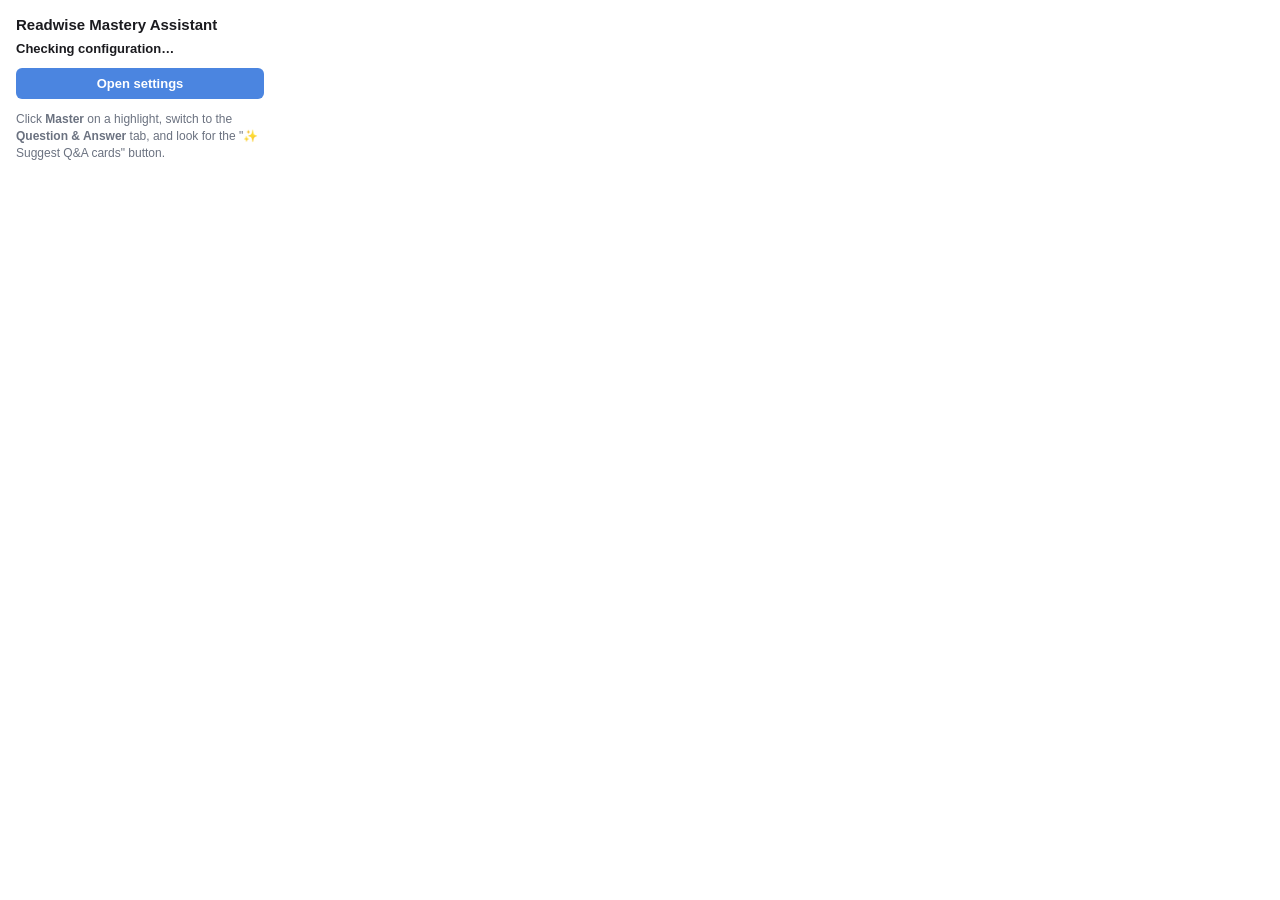
<file: src/popup/popup.html>
<!DOCTYPE html>
<html lang="en">
  <head>
    <meta charset="utf-8" />
    <title>Readwise Mastery Assistant</title>
    <link rel="stylesheet" href="popup.css" />
  </head>
  <body>
    <main>
      <h1>Readwise Mastery Assistant</h1>
      <p id="status">Checking configuration…</p>
      <button id="open-settings">Open settings</button>
      <p class="hint">
        Click <strong>Master</strong> on a highlight, switch to the
        <strong>Question &amp; Answer</strong> tab, and look for the
        "✨ Suggest Q&amp;A cards" button.
      </p>
    </main>
    <script src="popup.js"></script>
  </body>
</html>
</file>
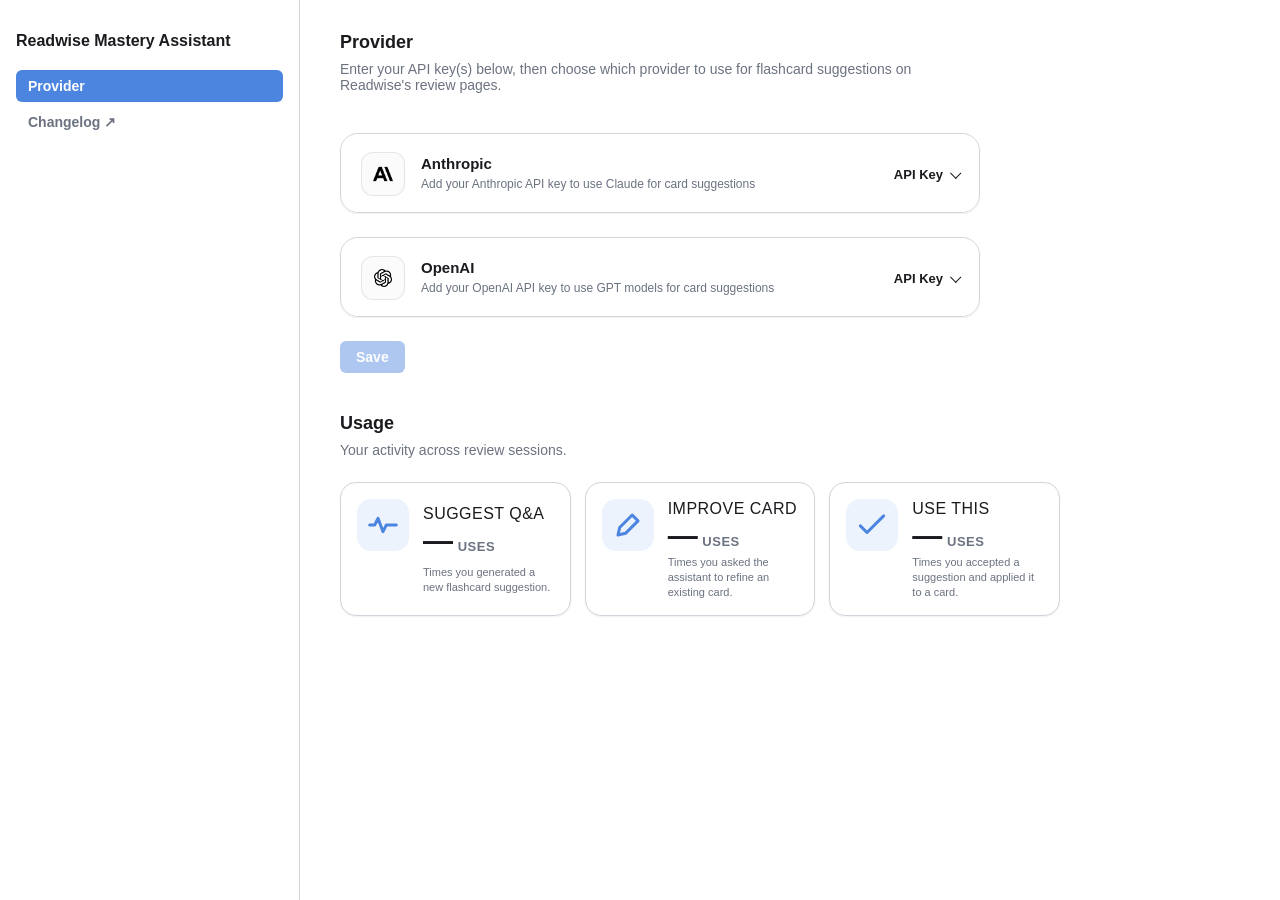
<file: src/settings/settings.html>
<!DOCTYPE html>
<html lang="en">
  <head>
    <meta charset="utf-8" />
    <title>Readwise Mastery Assistant — Settings</title>
    <link rel="stylesheet" href="settings.css" />
  </head>
  <body>
    <div class="settings-layout">
      <nav class="settings-nav">
        <h1>Readwise Mastery Assistant</h1>
        <ul class="nav-list">
          <li><span class="nav-item is-active">Provider</span></li>
          <li>
            <a
              class="nav-item"
              href="https://github.com/Scarvy/readwise-mastery-assistant/releases/latest"
              target="_blank"
              rel="noopener"
              >Changelog ↗</a
            >
          </li>
        </ul>
      </nav>

      <main class="settings-content">
        <section class="settings-panel">
          <h2>Provider</h2>
          <p class="subtitle">
            Enter your API key(s) below, then choose which provider to use
            for flashcard suggestions on Readwise's review pages.
          </p>

          <form id="settings-form">
            <fieldset class="provider-option" data-provider-panel="anthropic">
              <div class="provider-card" tabindex="0" role="button" aria-pressed="false">
                <div class="provider-brand">
                  <div class="provider-logo-frame" aria-hidden="true">
                    <img
                      src="../../public/anthropic-mono-128px.png"
                      alt=""
                      class="provider-logo"
                    />
                  </div>
                  <div class="provider-copy-group">
                    <label for="anthropic-api-key" class="provider-title">Anthropic</label>
                    <p class="provider-description">
                      Add your Anthropic API key to use Claude for card suggestions
                    </p>
                  </div>
                </div>
                <div class="provider-control">
                  <button
                    type="button"
                    class="provider-toggle"
                    aria-expanded="false"
                    aria-controls="anthropic-fields"
                  >
                    <span>API Key</span>
                    <span class="provider-toggle-icon" aria-hidden="true"></span>
                  </button>
                </div>
              </div>
              <div class="provider-fields" id="anthropic-fields" hidden>
                <input
                  type="password"
                  id="anthropic-api-key"
                  name="anthropic-api-key"
                  placeholder="sk-ant-..."
                  autocomplete="off"
                />
                <p class="hint">
                  Stored locally in your browser
                  (<code>chrome.storage.local</code>) and sent only to
                  <code>api.anthropic.com</code>. Get a key at
                  <a
                    href="https://console.anthropic.com/settings/keys"
                    target="_blank"
                    rel="noopener"
                    >console.anthropic.com</a
                  >.
                </p>
                <label for="anthropic-model">Model</label>
                <select id="anthropic-model" name="anthropic-model">
                  <option value="claude-haiku-4-5-20251001">
                    Claude Haiku 4.5 (fast &amp; cheap — recommended)
                  </option>
                  <option value="claude-sonnet-4-6">
                    Claude Sonnet 4.6 (higher quality)
                  </option>
                </select>
              </div>
            </fieldset>

            <fieldset class="provider-option" data-provider-panel="openai">
              <div class="provider-card" tabindex="0" role="button" aria-pressed="false">
                <div class="provider-brand">
                  <div class="provider-logo-frame" aria-hidden="true">
                    <img
                      src="../../public/openai-light-128px.png"
                      alt=""
                      class="provider-logo provider-logo-openai"
                    />
                  </div>
                  <div class="provider-copy-group">
                    <label for="openai-api-key" class="provider-title">OpenAI</label>
                    <p class="provider-description">
                      Add your OpenAI API key to use GPT models for card suggestions
                    </p>
                  </div>
                </div>
                <div class="provider-control">
                  <button
                    type="button"
                    class="provider-toggle"
                    aria-expanded="false"
                    aria-controls="openai-fields"
                  >
                    <span>API Key</span>
                    <span class="provider-toggle-icon" aria-hidden="true"></span>
                  </button>
                </div>
              </div>
              <div class="provider-fields" id="openai-fields" hidden>
                <input
                  type="password"
                  id="openai-api-key"
                  name="openai-api-key"
                  placeholder="sk-..."
                  autocomplete="off"
                />
                <p class="hint">
                  Stored locally in your browser
                  (<code>chrome.storage.local</code>) and sent only to
                  <code>api.openai.com</code>. Get a key at
                  <a
                    href="https://platform.openai.com/api-keys"
                    target="_blank"
                    rel="noopener"
                    >platform.openai.com</a
                  >.
                </p>
                <label for="openai-model">Model</label>
                <select id="openai-model" name="openai-model">
                  <option value="gpt-4o-mini">
                    GPT-4o mini (fast &amp; cheap — recommended)
                  </option>
                  <option value="gpt-4o">GPT-4o (higher quality)</option>
                </select>
              </div>
            </fieldset>

            <div class="actions">
              <button type="submit" id="save-button" disabled>Save</button>
              <span id="status" role="status"></span>
            </div>
          </form>
        </section>

        <section class="settings-panel">
          <h2>Usage</h2>
          <p class="subtitle">Your activity across review sessions.</p>
          <div class="stats-list">
            <article class="stat-row">
              <div class="stat-card-head">
                <span class="stat-icon" aria-hidden="true">
                  <svg viewBox="0 0 24 24" class="stat-icon-svg">
                    <path
                      d="M4 12h3l2-4 3 8 2-4h6"
                      fill="none"
                      stroke="currentColor"
                      stroke-linecap="round"
                      stroke-linejoin="round"
                      stroke-width="1.8"
                    />
                  </svg>
                </span>
                <span class="stat-title">Suggest Q&amp;A</span>
              </div>
              <p class="stat-value"><span id="stat-suggest">—</span> uses</p>
              <p class="stat-comment">Times you generated a new flashcard suggestion.</p>
            </article>
            <article class="stat-row">
              <div class="stat-card-head">
                <span class="stat-icon" aria-hidden="true">
                  <svg viewBox="0 0 24 24" class="stat-icon-svg">
                    <path
                      d="M6 18l4.5-1 7.5-7.5-3.5-3.5L7 13.5 6 18z"
                      fill="none"
                      stroke="currentColor"
                      stroke-linecap="round"
                      stroke-linejoin="round"
                      stroke-width="1.8"
                    />
                  </svg>
                </span>
                <span class="stat-title">Improve card</span>
              </div>
              <p class="stat-value"><span id="stat-improve">—</span> uses</p>
              <p class="stat-comment">Times you asked the assistant to refine an existing card.</p>
            </article>
            <article class="stat-row">
              <div class="stat-card-head">
                <span class="stat-icon" aria-hidden="true">
                  <svg viewBox="0 0 24 24" class="stat-icon-svg">
                    <path
                      d="M5 12.5l4 4 10-10"
                      fill="none"
                      stroke="currentColor"
                      stroke-linecap="round"
                      stroke-linejoin="round"
                      stroke-width="1.8"
                    />
                  </svg>
                </span>
                <span class="stat-title">Use this</span>
              </div>
              <p class="stat-value"><span id="stat-use-this">—</span> uses</p>
              <p class="stat-comment">Times you accepted a suggestion and applied it to a card.</p>
            </article>
          </div>
        </section>
      </main>
    </div>
    <script src="settings.js"></script>
  </body>
</html>
</file>
<file: src/popup/popup.css>
:root {
  color-scheme: light dark;
  --fg: #1b1b1f;
  --bg: #ffffff;
  --muted: #6b7280;
  --accent: #4B85E0;
}

@media (prefers-color-scheme: dark) {
  :root {
    --fg: #f3f4f6;
    --bg: #1f2023;
    --muted: #9ca3af;
  }
}

* {
  box-sizing: border-box;
}

body {
  margin: 0;
  width: 280px;
  font-family:
    -apple-system, BlinkMacSystemFont, "Segoe UI", Roboto, Helvetica, Arial,
    sans-serif;
  color: var(--fg);
  background: var(--bg);
}

main {
  padding: 16px;
}

h1 {
  font-size: 15px;
  margin: 0 0 8px;
}

#status {
  font-size: 13px;
  font-weight: 600;
  margin: 0 0 12px;
}

#status.ok {
  color: #16a34a;
}

#status.warn {
  color: #d97706;
}

button {
  width: 100%;
  font-size: 13px;
  font-weight: 600;
  padding: 8px 12px;
  border: none;
  border-radius: 6px;
  background: var(--accent);
  color: #fff;
  cursor: pointer;
}

button:hover {
  opacity: 0.9;
}

.hint {
  font-size: 12px;
  color: var(--muted);
  margin: 12px 0 0;
  line-height: 1.4;
}

.hint a {
  color: var(--accent);
}
</file>
<file: src/settings/settings.css>
:root {
  color-scheme: light dark;
  --fg: #1b1b1f;
  --bg: #ffffff;
  --surface: #ffffff;
  --surface-subtle: #fbfbfc;
  --active-surface: #e0f2e4;
  --active-border: #72b583;
  --muted: #6b7280;
  --border: #d1d5db;
  --accent: #4B85E0;
  --shadow-soft: 0 1px 2px rgba(15, 23, 42, 0.06);
}

@media (prefers-color-scheme: dark) {
  :root {
    --fg: #f3f4f6;
    --bg: #1f2023;
    --surface: #24262a;
    --surface-subtle: #2a2c31;
    --active-surface: #1f3125;
    --active-border: #3f7a4c;
    --muted: #9ca3af;
    --border: #3f3f46;
    --shadow-soft: none;
  }
}

* {
  box-sizing: border-box;
}

html,
body {
  margin: 0;
  min-height: 100%;
}

body {
  font-family:
    -apple-system, BlinkMacSystemFont, "Segoe UI", Roboto, Helvetica, Arial,
    sans-serif;
  color: var(--fg);
  background: var(--bg);
}

.settings-layout {
  display: flex;
  min-height: 100vh;
}

.settings-nav {
  flex: 0 0 33.333%;
  max-width: 300px;
  box-sizing: border-box;
  padding: 32px 16px;
  border-right: 1px solid var(--border);
}

.settings-nav h1 {
  font-size: 16px;
  margin: 0 0 20px;
}

.nav-list {
  list-style: none;
  margin: 0;
  padding: 0;
  display: flex;
  flex-direction: column;
  gap: 4px;
}

.nav-item {
  display: block;
  padding: 8px 12px;
  border-radius: 6px;
  font-size: 14px;
  font-weight: 600;
  color: var(--fg);
  text-decoration: none;
}

.nav-item.is-active {
  background: var(--accent);
  color: #fff;
}

a.nav-item {
  color: var(--muted);
}

a.nav-item:hover {
  background: rgba(127, 127, 127, 0.1);
  color: var(--fg);
}

.settings-content {
  flex: 1;
  box-sizing: border-box;
  padding: 32px 40px;
}

h2 {
  font-size: 18px;
  margin: 0 0 8px;
}

.subtitle {
  max-width: 640px;
  color: var(--muted);
  font-size: 14px;
  margin: 0 0 24px;
}

form {
  display: flex;
  flex-direction: column;
  gap: 8px;
  max-width: 640px;
}

label {
  font-size: 13px;
  font-weight: 600;
  margin-top: 12px;
}

fieldset {
  display: flex;
  flex-direction: column;
  gap: 8px;
  margin: 16px 0 0;
  padding: 0;
  border-width: 1px;
  border-style: solid;
  border-color: var(--border);
  border-radius: 18px;
  background: var(--surface);
  box-shadow: var(--shadow-soft);
  overflow: hidden;
}

.provider-option {
  gap: 0;
}

.provider-card {
  display: flex;
  align-items: center;
  justify-content: space-between;
  gap: 20px;
  padding: 18px 20px 16px;
  background: var(--surface);
  cursor: pointer;
  transition:
    background-color 160ms ease,
    box-shadow 160ms ease,
    border-color 160ms ease;
}

.provider-card:focus-visible {
  outline: 2px solid var(--accent);
  outline-offset: -2px;
}

.provider-option.is-active {
  border-color: var(--active-border);
}

.provider-option.is-active .provider-card {
  background: var(--active-surface);
}

.provider-option.is-active .provider-logo-frame {
  border-color: rgba(63, 122, 76, 0.28);
}

.provider-brand {
  display: flex;
  align-items: center;
  gap: 16px;
  min-width: 0;
  flex: 1;
}

.provider-logo-frame {
  flex: 0 0 auto;
  display: grid;
  place-items: center;
  width: 44px;
  height: 44px;
  border: 1px solid rgba(127, 127, 127, 0.18);
  border-radius: 12px;
  background: var(--surface-subtle);
  box-shadow: inset 0 1px 0 rgba(255, 255, 255, 0.45);
}

.provider-copy-group {
  min-width: 0;
}

.provider-title {
  display: block;
  margin: 0 0 4px;
  font-size: 15px;
  font-weight: 650;
}

.provider-description {
  margin: 0;
  color: var(--muted);
  font-size: 12px;
  line-height: 1.45;
}

.provider-control {
  flex: 0 0 auto;
}

.provider-toggle {
  display: inline-flex;
  align-items: center;
  gap: 8px;
  padding: 8px 0;
  border: none;
  background: transparent;
  color: var(--fg);
  font-size: 13px;
  font-weight: 600;
  cursor: pointer;
}

.provider-toggle-icon {
  display: inline-block;
  width: 8px;
  height: 8px;
  border-right: 1.5px solid currentColor;
  border-bottom: 1.5px solid currentColor;
  transform: rotate(45deg) translateY(-1px);
  transition: transform 160ms ease;
}

.provider-toggle[aria-expanded="true"] .provider-toggle-icon {
  transform: rotate(225deg) translateY(-1px);
}

.provider-toggle:hover {
  opacity: 0.72;
}

.provider-fields {
  display: flex;
  flex-direction: column;
  gap: 10px;
  padding: 14px 20px 18px;
  border-top: 1px solid rgba(127, 127, 127, 0.12);
}

.provider-fields[hidden] {
  display: none;
}

.provider-logo {
  display: block;
  width: auto;
  height: 20px;
  max-width: 24px;
  object-fit: contain;
}

.provider-logo-openai {
  height: 18px;
  max-width: 18px;
}

.sr-only {
  position: absolute;
  width: 1px;
  height: 1px;
  padding: 0;
  margin: -1px;
  overflow: hidden;
  clip: rect(0, 0, 0, 0);
  white-space: nowrap;
  border: 0;
}

input,
select {
  font-size: 14px;
  padding: 8px 10px;
  border: 1px solid var(--border);
  border-radius: 6px;
  background: var(--bg);
  color: var(--fg);
}

.hint {
  font-size: 12px;
  color: var(--muted);
  margin: 4px 0 0;
}

.hint code {
  background: rgba(127, 127, 127, 0.15);
  padding: 1px 4px;
  border-radius: 4px;
}

.actions {
  margin-top: 16px;
  display: flex;
  align-items: center;
  gap: 12px;
}

button {
  font-size: 14px;
  font-weight: 600;
}

#save-button {
  padding: 8px 16px;
  border: none;
  border-radius: 6px;
  background: var(--accent);
  color: #fff;
  cursor: pointer;
}

#save-button:hover {
  opacity: 0.9;
}

#save-button:disabled {
  opacity: 0.45;
  cursor: not-allowed;
}

#save-button:disabled:hover {
  opacity: 0.45;
}

#status {
  font-size: 13px;
  color: #16a34a;
}

.settings-panel + .settings-panel {
  margin-top: 40px;
}

.stats-list {
  display: grid;
  grid-template-columns: repeat(auto-fit, minmax(140px, 1fr));
  gap: 14px;
  max-width: 720px;
  margin: 0;
  padding: 0;
}

.stat-row {
  display: grid;
  grid-template-columns: 56px minmax(0, 1fr);
  grid-template-areas:
    "icon title"
    "icon value"
    "icon comment";
  column-gap: 10px;
  row-gap: 4px;
  padding: 16px 16px 14px;
  border: 1px solid var(--border);
  border-radius: 16px;
  background: var(--surface);
  box-shadow: var(--shadow-soft);
  min-width: 0;
  align-items: start;
}

.stat-card-head {
  display: contents;
  align-items: flex-start;
  gap: 12px;
  margin: 0;
  min-width: 0;
}

.stat-icon {
  grid-area: icon;
  flex: 0 0 auto;
  display: grid;
  place-items: center;
  width: 52px;
  height: 52px;
  color: var(--accent);
  border-radius: 14px;
  background: rgba(75, 133, 224, 0.1);
}

.stat-icon-svg {
  width: 40px;
  height: 40px;
}

.stat-row dt {
  font-size: 12px;
  font-weight: 600;
  color: var(--muted);
}

.stat-title {
  grid-area: title;
  display: block;
  align-self: end;
  color: var(--fg);
  letter-spacing: 0.03em;
  text-transform: uppercase;
  line-height: 1.2;
  white-space: normal;
  overflow-wrap: anywhere;
}

.stat-value {
  grid-area: value;
  margin: 0;
  line-height: 0.95;
  font-size: 13px;
  font-weight: 600;
  color: var(--muted);
  text-transform: uppercase;
  letter-spacing: 0.04em;
}

.stat-value span {
  font-size: 30px;
  font-weight: 700;
  color: var(--fg);
}

.stat-comment {
  grid-area: comment;
  margin: 0;
  font-size: 11px;
  font-weight: 500;
  line-height: 1.4;
  color: var(--muted);
  white-space: normal;
  overflow-wrap: anywhere;
}

@media (max-width: 560px) {
  .stats-list {
    grid-template-columns: repeat(auto-fit, minmax(180px, 1fr));
  }

  .stat-row {
    grid-template-columns: 48px minmax(0, 1fr);
  }

  .stat-icon {
    width: 44px;
    height: 44px;
  }

  .stat-icon-svg {
    width: 34px;
    height: 34px;
  }
}
</file>
